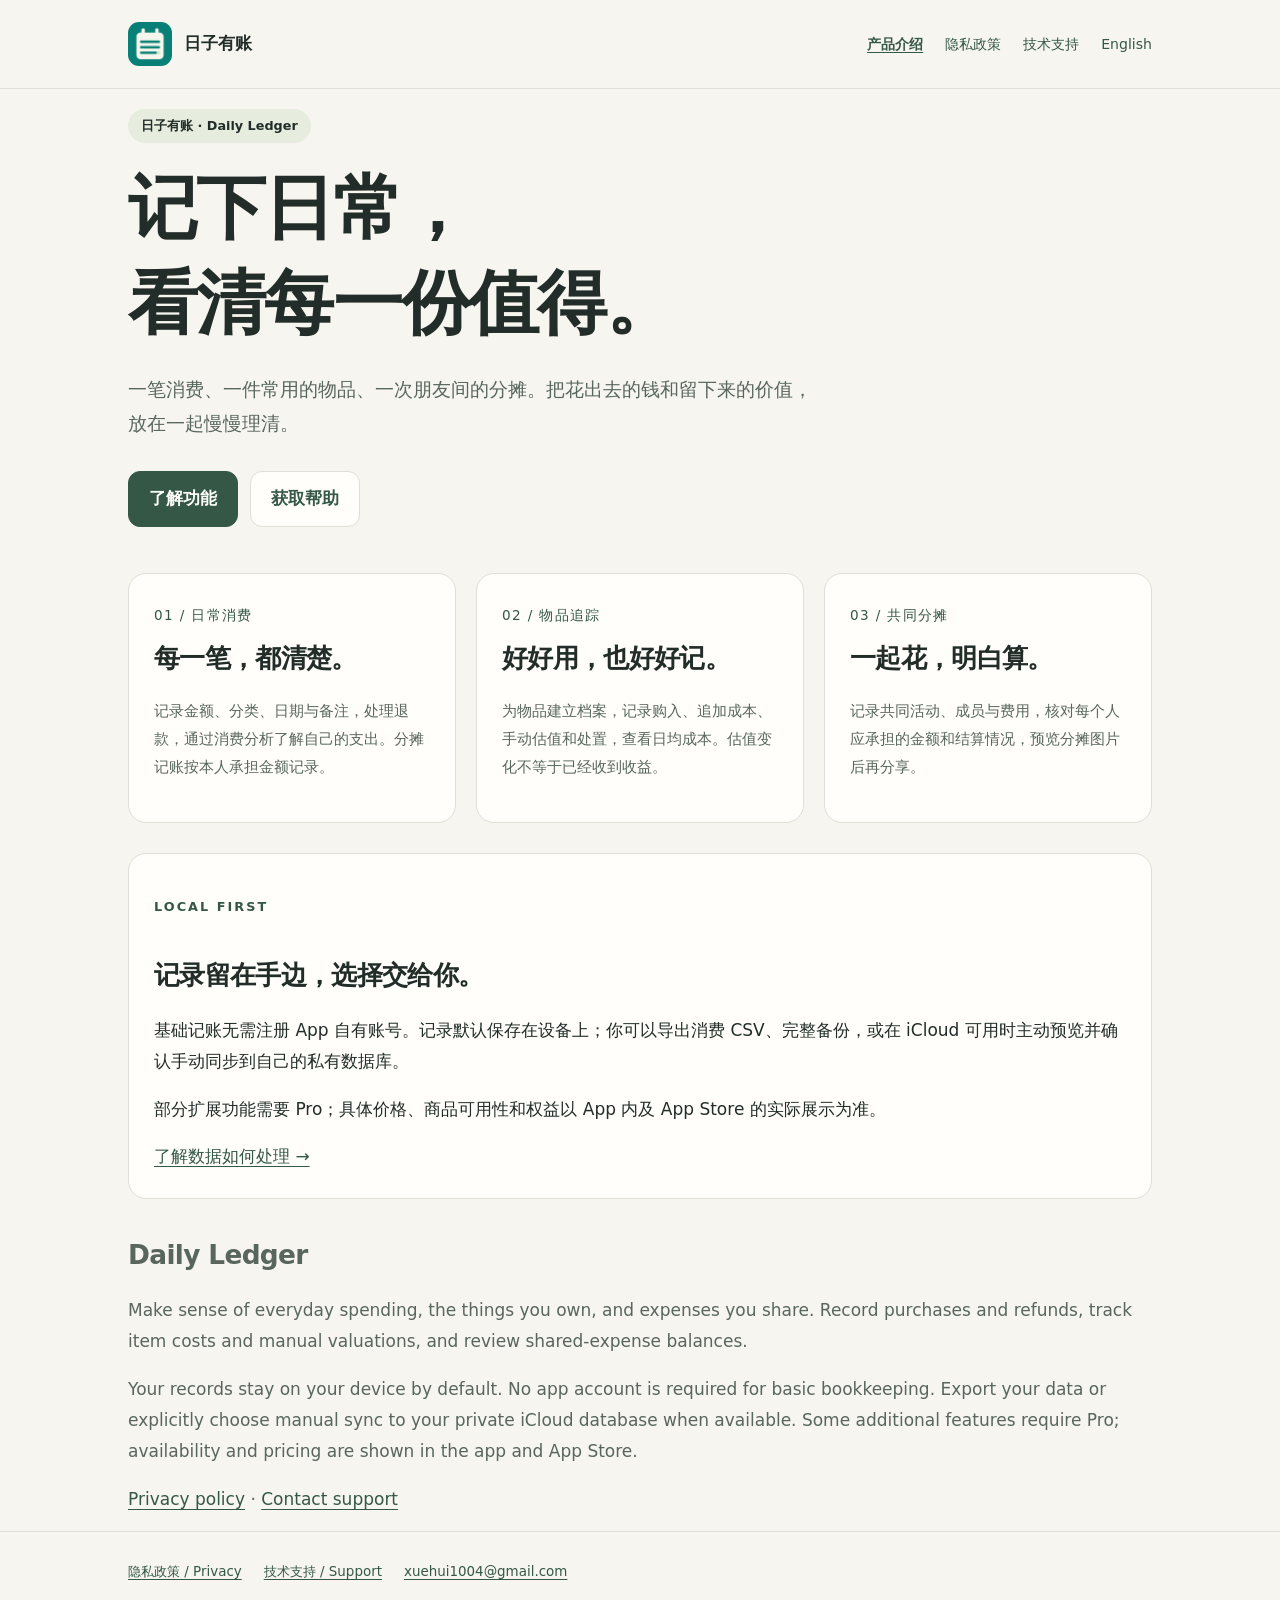
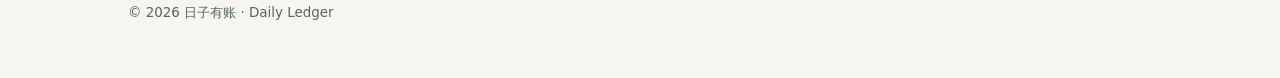
<file: index.html>
<!doctype html>
<html lang="zh-Hans">
<head>
  <meta charset="utf-8">
  <meta name="viewport" content="width=device-width,initial-scale=1">
  <meta name="description" content="日子有账（Daily Ledger），记录日常消费、追踪物品成本、理清朋友间的分摊。本地优先，由你决定导出与 iCloud 同步。">
  <title>日子有账 · Daily Ledger</title>
  <link rel="icon" href="app-icon.png">
  <link rel="stylesheet" href="styles.css">
</head>
<body>
<a class="skip" href="#main">跳到正文</a>
<header><nav class="shell nav" aria-label="主导航"><a class="brand" href="index.html"><img src="app-icon.png" alt="" width="44" height="44">日子有账</a><div class="navlinks"><a href="index.html" aria-current="page">产品介绍</a><a href="privacy.html">隐私政策</a><a href="support.html">技术支持</a><a href="#english" lang="en">English</a></div></nav></header>
<main id="main" class="shell">
  <section class="hero">
    <span class="pill">日子有账 · Daily Ledger</span>
    <h1>记下日常，<br>看清每一份值得。</h1>
    <p class="lead">一笔消费、一件常用的物品、一次朋友间的分摊。把花出去的钱和留下来的价值，放在一起慢慢理清。</p>
    <div class="actions"><a class="button primary" href="#features">了解功能</a><a class="button" href="support.html">获取帮助</a></div>
  </section>
  <section id="features" aria-label="主要功能" class="grid">
    <article class="card"><span class="number">01 / 日常消费</span><h2>每一笔，都清楚。</h2><p>记录金额、分类、日期与备注，处理退款，通过消费分析了解自己的支出。分摊记账按本人承担金额记录。</p></article>
    <article class="card"><span class="number">02 / 物品追踪</span><h2>好好用，也好好记。</h2><p>为物品建立档案，记录购入、追加成本、手动估值和处置，查看日均成本。估值变化不等于已经收到收益。</p></article>
    <article class="card"><span class="number">03 / 共同分摊</span><h2>一起花，明白算。</h2><p>记录共同活动、成员与费用，核对每个人应承担的金额和结算情况，预览分摊图片后再分享。</p></article>
  </section>
  <section class="note"><p class="eyebrow">LOCAL FIRST</p><h2>记录留在手边，选择交给你。</h2><p>基础记账无需注册 App 自有账号。记录默认保存在设备上；你可以导出消费 CSV、完整备份，或在 iCloud 可用时主动预览并确认手动同步到自己的私有数据库。</p><p>部分扩展功能需要 Pro；具体价格、商品可用性和权益以 App 内及 App Store 的实际展示为准。</p><a href="privacy.html">了解数据如何处理 →</a></section>
  <section id="english" lang="en" class="english"><h2>Daily Ledger</h2><p>Make sense of everyday spending, the things you own, and expenses you share. Record purchases and refunds, track item costs and manual valuations, and review shared-expense balances.</p><p>Your records stay on your device by default. No app account is required for basic bookkeeping. Export your data or explicitly choose manual sync to your private iCloud database when available. Some additional features require Pro; availability and pricing are shown in the app and App Store.</p><p><a href="privacy.html#english">Privacy policy</a> · <a href="support.html#english">Contact support</a></p></section>
</main>
<footer><div class="shell"><div class="footerlinks"><a href="privacy.html">隐私政策 / Privacy</a><a href="support.html">技术支持 / Support</a><a class="email" href="mailto:xuehui1004@gmail.com">xuehui1004@gmail.com</a></div><p>© 2026 日子有账 · Daily Ledger</p></div></footer>
</body>
</html>
</file>
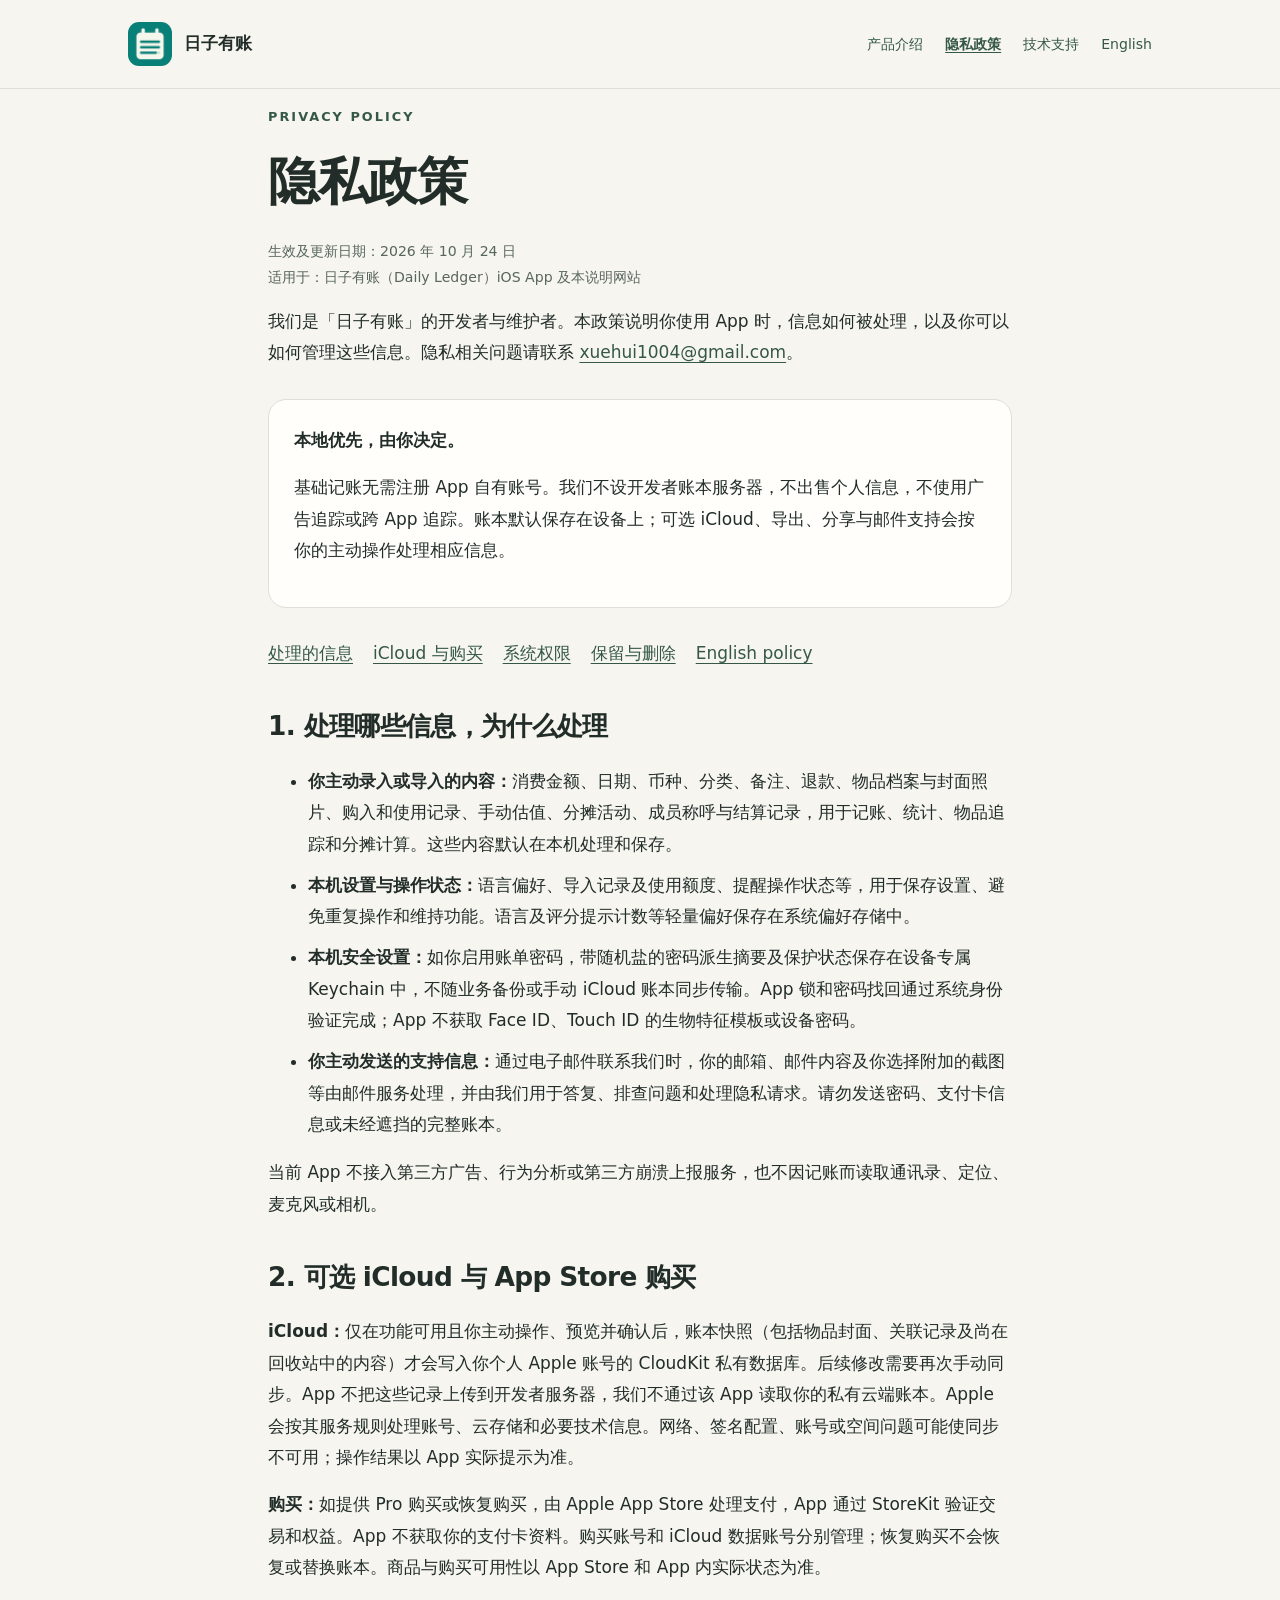
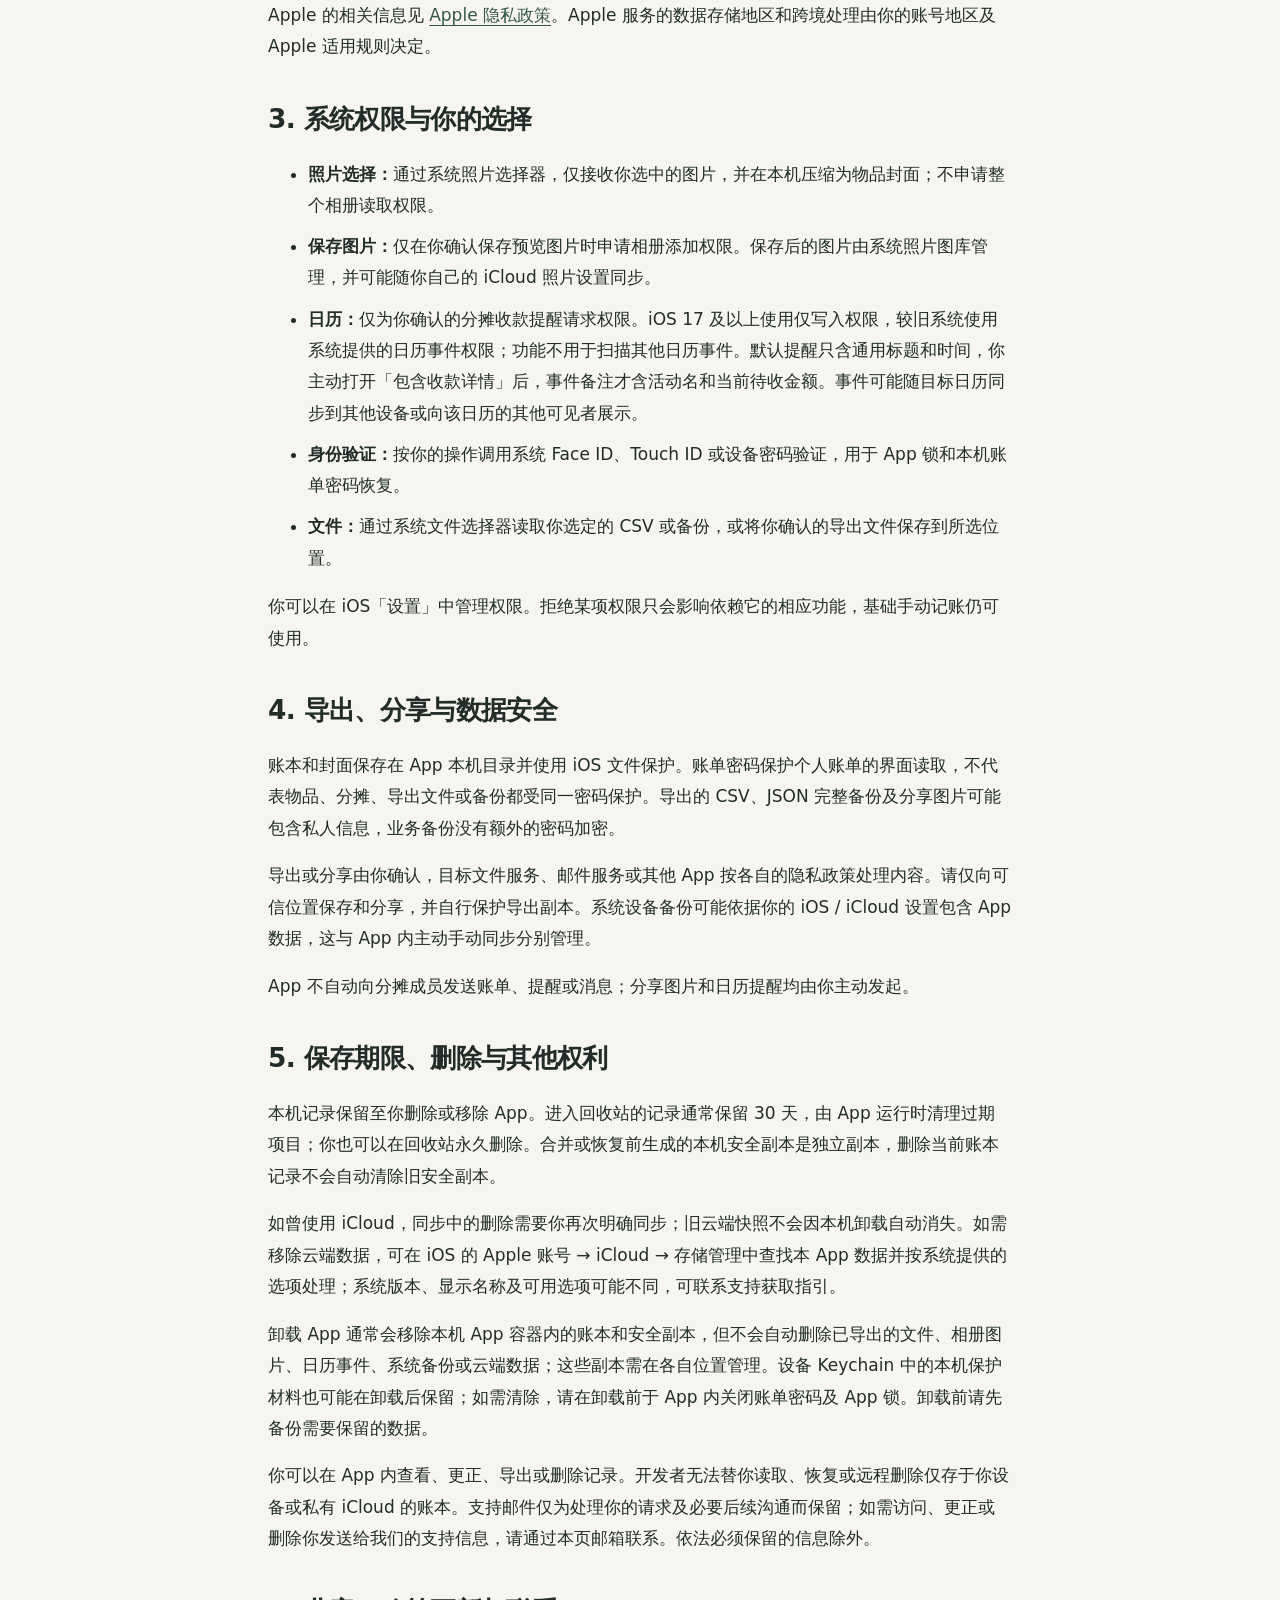
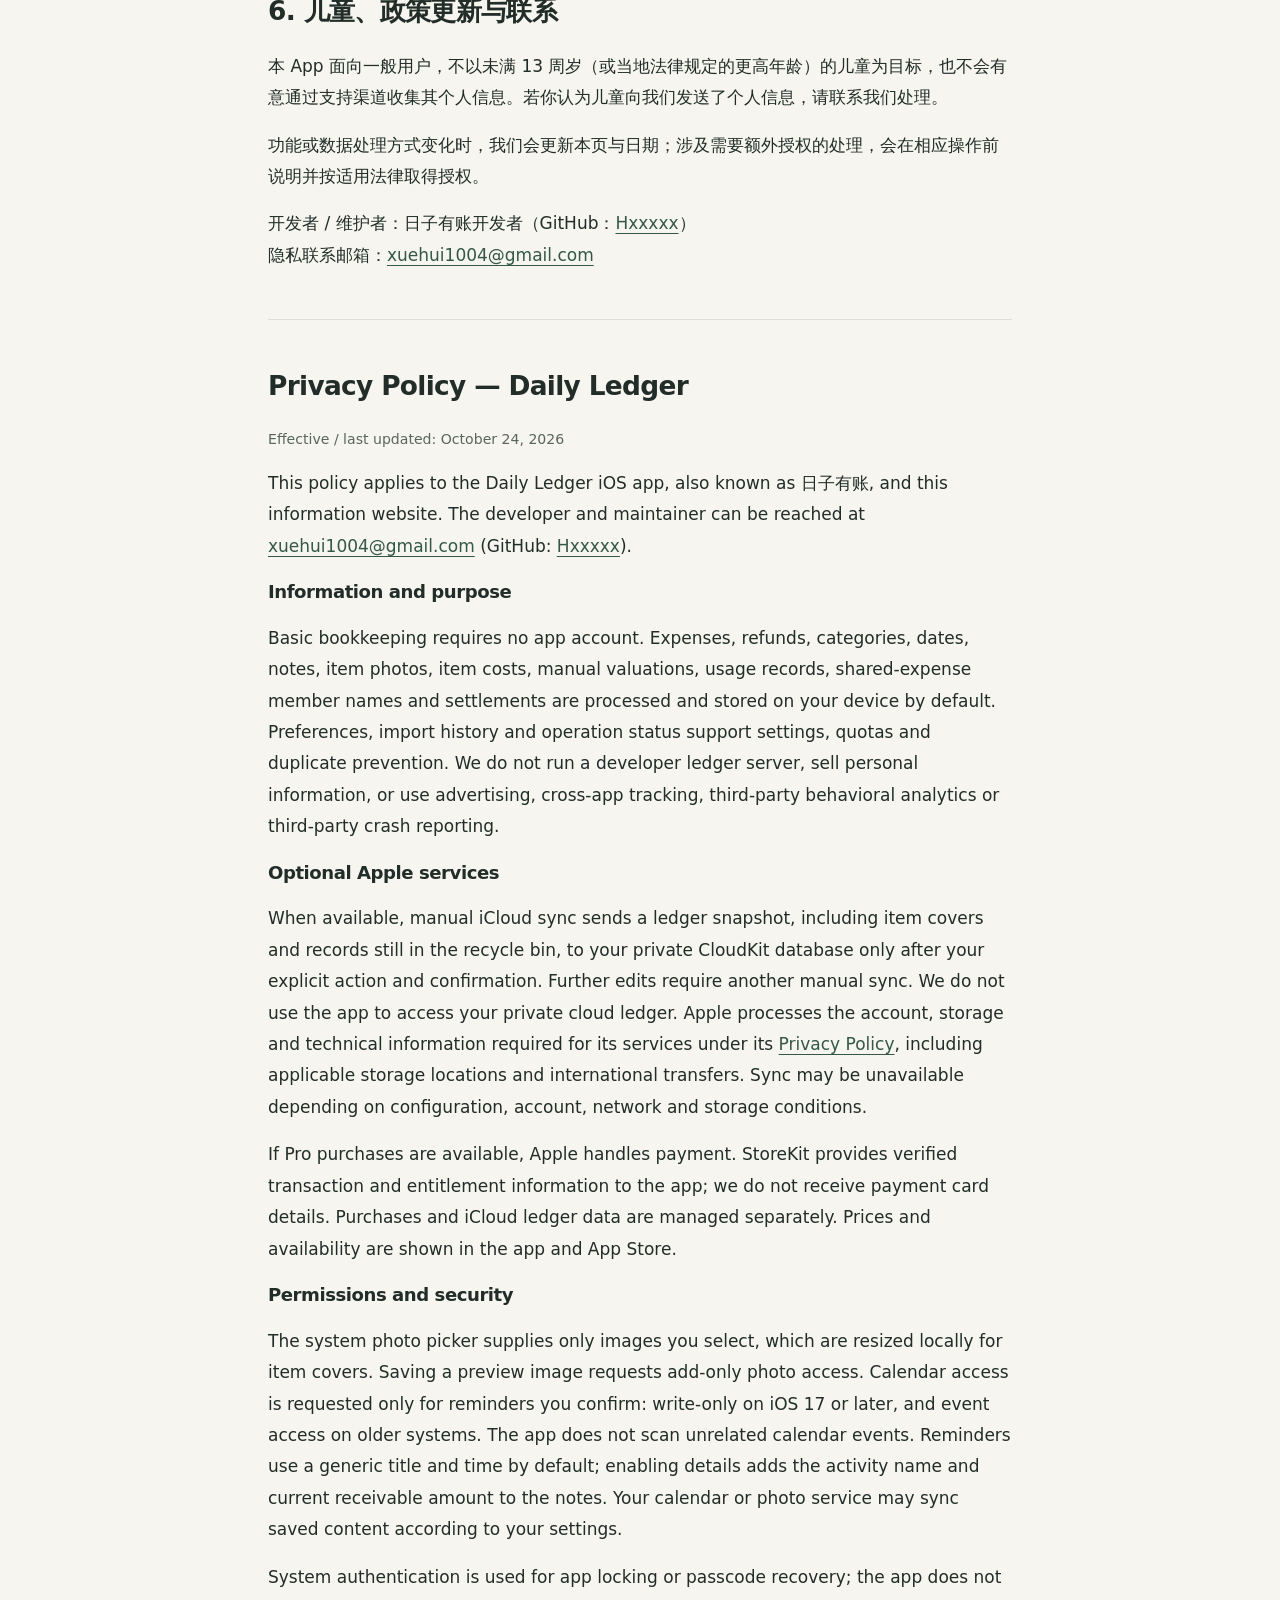
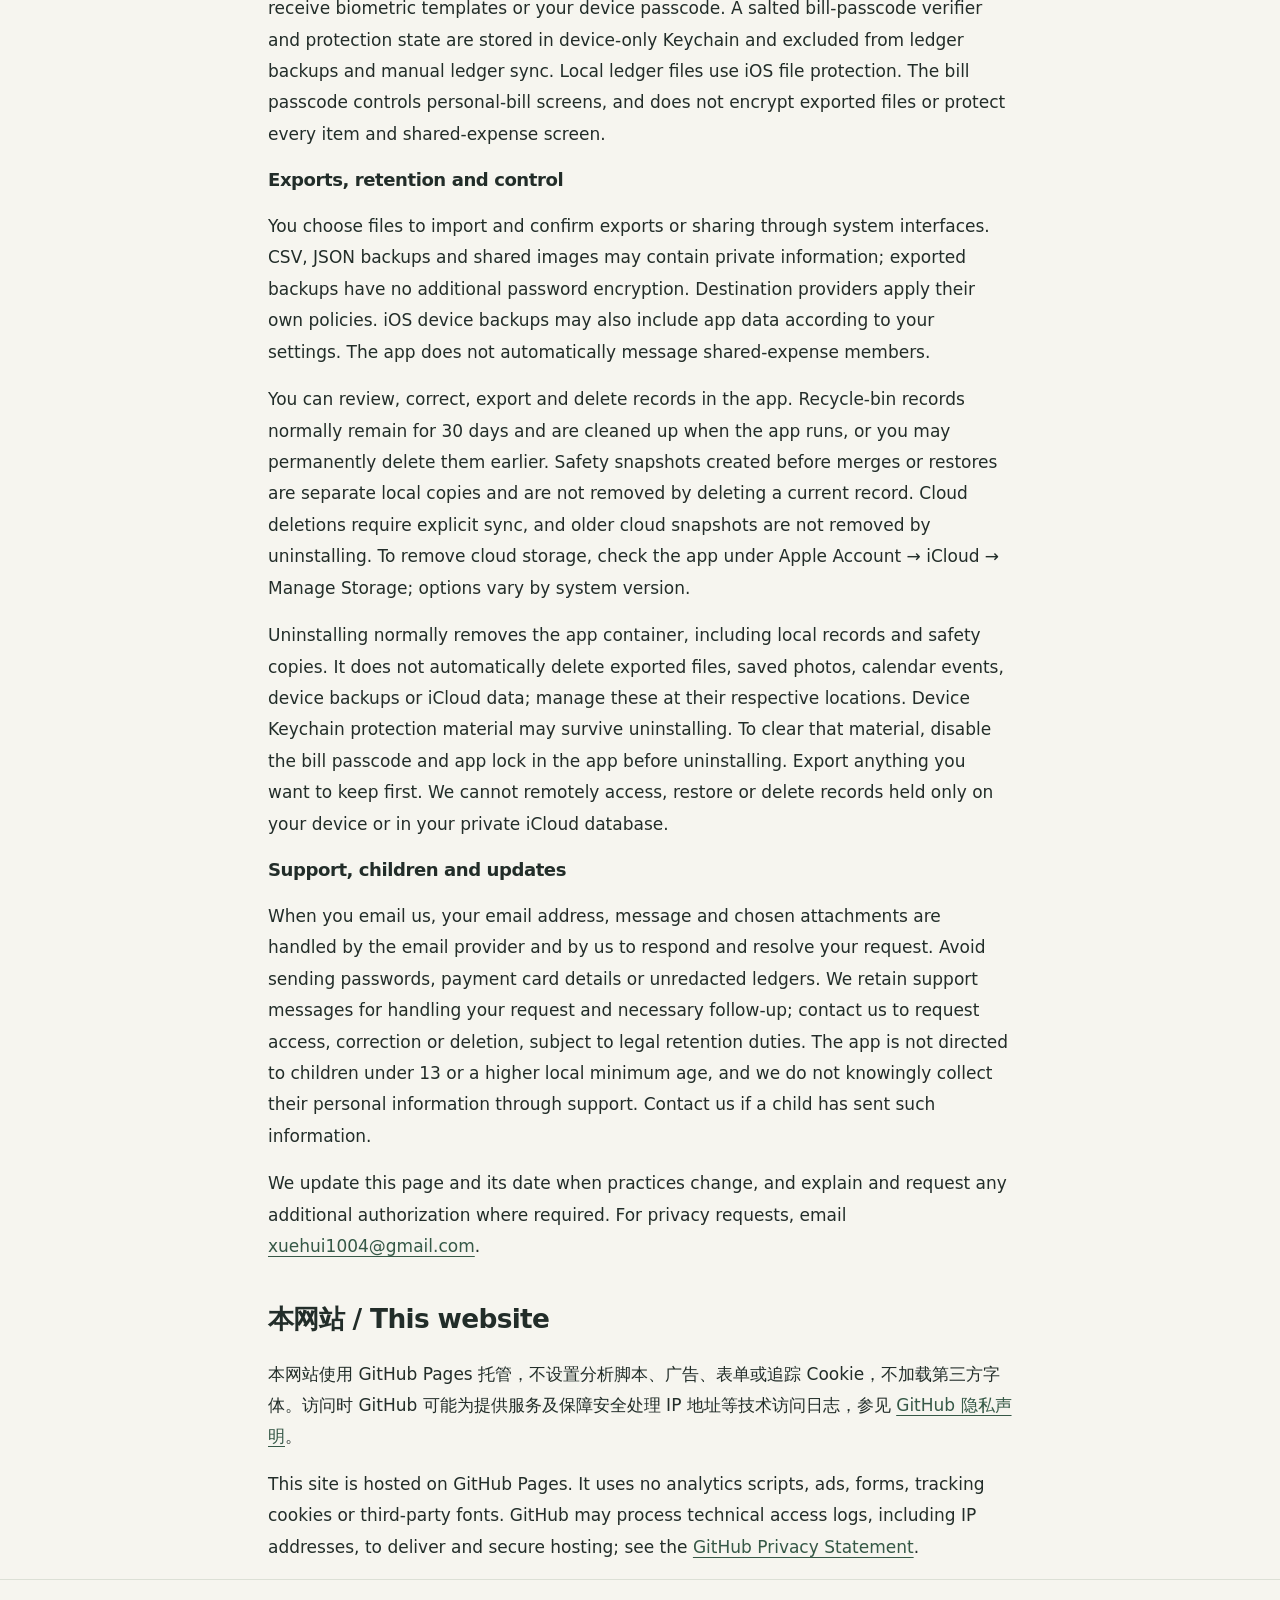
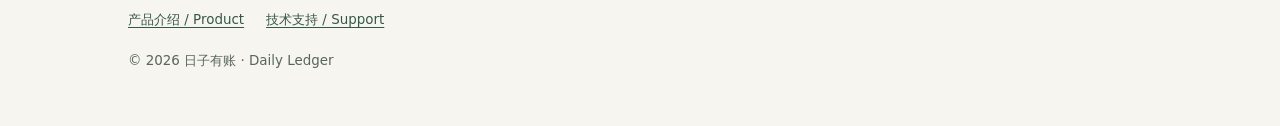
<file: privacy.html>
<!doctype html>
<html lang="zh-Hans">
<head>
  <meta charset="utf-8">
  <meta name="viewport" content="width=device-width,initial-scale=1">
  <meta name="description" content="日子有账（Daily Ledger）隐私政策：本机数据、可选 iCloud 同步、App Store 购买、照片、日历、身份验证、数据删除与联系渠道。">
  <title>隐私政策 · 日子有账 / Daily Ledger Privacy Policy</title>
  <link rel="icon" href="app-icon.png">
  <link rel="stylesheet" href="styles.css">
</head>
<body>
<a class="skip" href="#main">跳到正文</a>
<header><nav class="shell nav" aria-label="主导航"><a class="brand" href="index.html"><img src="app-icon.png" alt="" width="44" height="44">日子有账</a><div class="navlinks"><a href="index.html">产品介绍</a><a href="privacy.html" aria-current="page">隐私政策</a><a href="support.html">技术支持</a><a href="#english" lang="en">English</a></div></nav></header>
<main id="main" class="shell reading">
  <p class="eyebrow">PRIVACY POLICY</p><h1>隐私政策</h1>
  <p class="meta">生效及更新日期：2026 年 10 月 24 日<br>适用于：日子有账（Daily Ledger）iOS App 及本说明网站</p>
  <p>我们是「日子有账」的开发者与维护者。本政策说明你使用 App 时，信息如何被处理，以及你可以如何管理这些信息。隐私相关问题请联系 <a class="email" href="mailto:xuehui1004@gmail.com">xuehui1004@gmail.com</a>。</p>
  <div class="note"><strong>本地优先，由你决定。</strong><p>基础记账无需注册 App 自有账号。我们不设开发者账本服务器，不出售个人信息，不使用广告追踪或跨 App 追踪。账本默认保存在设备上；可选 iCloud、导出、分享与邮件支持会按你的主动操作处理相应信息。</p></div>
  <nav class="contents" aria-label="政策目录"><a href="#data">处理的信息</a><a href="#cloud">iCloud 与购买</a><a href="#permissions">系统权限</a><a href="#control">保留与删除</a><a href="#english" lang="en">English policy</a></nav>
  <section id="data"><h2>1. 处理哪些信息，为什么处理</h2><ul>
    <li><strong>你主动录入或导入的内容：</strong>消费金额、日期、币种、分类、备注、退款、物品档案与封面照片、购入和使用记录、手动估值、分摊活动、成员称呼与结算记录，用于记账、统计、物品追踪和分摊计算。这些内容默认在本机处理和保存。</li>
    <li><strong>本机设置与操作状态：</strong>语言偏好、导入记录及使用额度、提醒操作状态等，用于保存设置、避免重复操作和维持功能。语言及评分提示计数等轻量偏好保存在系统偏好存储中。</li>
    <li><strong>本机安全设置：</strong>如你启用账单密码，带随机盐的密码派生摘要及保护状态保存在设备专属 Keychain 中，不随业务备份或手动 iCloud 账本同步传输。App 锁和密码找回通过系统身份验证完成；App 不获取 Face ID、Touch ID 的生物特征模板或设备密码。</li>
    <li><strong>你主动发送的支持信息：</strong>通过电子邮件联系我们时，你的邮箱、邮件内容及你选择附加的截图等由邮件服务处理，并由我们用于答复、排查问题和处理隐私请求。请勿发送密码、支付卡信息或未经遮挡的完整账本。</li>
  </ul><p>当前 App 不接入第三方广告、行为分析或第三方崩溃上报服务，也不因记账而读取通讯录、定位、麦克风或相机。</p></section>
  <section id="cloud"><h2>2. 可选 iCloud 与 App Store 购买</h2><p><strong>iCloud：</strong>仅在功能可用且你主动操作、预览并确认后，账本快照（包括物品封面、关联记录及尚在回收站中的内容）才会写入你个人 Apple 账号的 CloudKit 私有数据库。后续修改需要再次手动同步。App 不把这些记录上传到开发者服务器，我们不通过该 App 读取你的私有云端账本。Apple 会按其服务规则处理账号、云存储和必要技术信息。网络、签名配置、账号或空间问题可能使同步不可用；操作结果以 App 实际提示为准。</p><p><strong>购买：</strong>如提供 Pro 购买或恢复购买，由 Apple App Store 处理支付，App 通过 StoreKit 验证交易和权益。App 不获取你的支付卡资料。购买账号和 iCloud 数据账号分别管理；恢复购买不会恢复或替换账本。商品与购买可用性以 App Store 和 App 内实际状态为准。</p><p>Apple 的相关信息见 <a href="https://www.apple.com/legal/privacy/" rel="noreferrer">Apple 隐私政策</a>。Apple 服务的数据存储地区和跨境处理由你的账号地区及 Apple 适用规则决定。</p></section>
  <section id="permissions"><h2>3. 系统权限与你的选择</h2><ul>
    <li><strong>照片选择：</strong>通过系统照片选择器，仅接收你选中的图片，并在本机压缩为物品封面；不申请整个相册读取权限。</li>
    <li><strong>保存图片：</strong>仅在你确认保存预览图片时申请相册添加权限。保存后的图片由系统照片图库管理，并可能随你自己的 iCloud 照片设置同步。</li>
    <li><strong>日历：</strong>仅为你确认的分摊收款提醒请求权限。iOS 17 及以上使用仅写入权限，较旧系统使用系统提供的日历事件权限；功能不用于扫描其他日历事件。默认提醒只含通用标题和时间，你主动打开「包含收款详情」后，事件备注才含活动名和当前待收金额。事件可能随目标日历同步到其他设备或向该日历的其他可见者展示。</li>
    <li><strong>身份验证：</strong>按你的操作调用系统 Face ID、Touch ID 或设备密码验证，用于 App 锁和本机账单密码恢复。</li>
    <li><strong>文件：</strong>通过系统文件选择器读取你选定的 CSV 或备份，或将你确认的导出文件保存到所选位置。</li>
  </ul><p>你可以在 iOS「设置」中管理权限。拒绝某项权限只会影响依赖它的相应功能，基础手动记账仍可使用。</p></section>
  <section><h2>4. 导出、分享与数据安全</h2><p>账本和封面保存在 App 本机目录并使用 iOS 文件保护。账单密码保护个人账单的界面读取，不代表物品、分摊、导出文件或备份都受同一密码保护。导出的 CSV、JSON 完整备份及分享图片可能包含私人信息，业务备份没有额外的密码加密。</p><p>导出或分享由你确认，目标文件服务、邮件服务或其他 App 按各自的隐私政策处理内容。请仅向可信位置保存和分享，并自行保护导出副本。系统设备备份可能依据你的 iOS / iCloud 设置包含 App 数据，这与 App 内主动手动同步分别管理。</p><p>App 不自动向分摊成员发送账单、提醒或消息；分享图片和日历提醒均由你主动发起。</p></section>
  <section id="control"><h2>5. 保存期限、删除与其他权利</h2><p>本机记录保留至你删除或移除 App。进入回收站的记录通常保留 30 天，由 App 运行时清理过期项目；你也可以在回收站永久删除。合并或恢复前生成的本机安全副本是独立副本，删除当前账本记录不会自动清除旧安全副本。</p><p>如曾使用 iCloud，同步中的删除需要你再次明确同步；旧云端快照不会因本机卸载自动消失。如需移除云端数据，可在 iOS 的 Apple 账号 → iCloud → 存储管理中查找本 App 数据并按系统提供的选项处理；系统版本、显示名称及可用选项可能不同，可联系支持获取指引。</p><p>卸载 App 通常会移除本机 App 容器内的账本和安全副本，但不会自动删除已导出的文件、相册图片、日历事件、系统备份或云端数据；这些副本需在各自位置管理。设备 Keychain 中的本机保护材料也可能在卸载后保留；如需清除，请在卸载前于 App 内关闭账单密码及 App 锁。卸载前请先备份需要保留的数据。</p><p>你可以在 App 内查看、更正、导出或删除记录。开发者无法替你读取、恢复或远程删除仅存于你设备或私有 iCloud 的账本。支持邮件仅为处理你的请求及必要后续沟通而保留；如需访问、更正或删除你发送给我们的支持信息，请通过本页邮箱联系。依法必须保留的信息除外。</p></section>
  <section><h2>6. 儿童、政策更新与联系</h2><p>本 App 面向一般用户，不以未满 13 周岁（或当地法律规定的更高年龄）的儿童为目标，也不会有意通过支持渠道收集其个人信息。若你认为儿童向我们发送了个人信息，请联系我们处理。</p><p>功能或数据处理方式变化时，我们会更新本页与日期；涉及需要额外授权的处理，会在相应操作前说明并按适用法律取得授权。</p><p>开发者 / 维护者：日子有账开发者（GitHub：<a href="https://github.com/Hxxxxx">Hxxxxx</a>）<br>隐私联系邮箱：<a class="email" href="mailto:xuehui1004@gmail.com">xuehui1004@gmail.com</a></p></section>
  <hr class="divider">
  <section id="english" lang="en"><h2>Privacy Policy — Daily Ledger</h2><p class="meta">Effective / last updated: October 24, 2026</p><p>This policy applies to the Daily Ledger iOS app, also known as 日子有账, and this information website. The developer and maintainer can be reached at <a class="email" href="mailto:xuehui1004@gmail.com">xuehui1004@gmail.com</a> (GitHub: <a href="https://github.com/Hxxxxx">Hxxxxx</a>).</p>
    <h3>Information and purpose</h3><p>Basic bookkeeping requires no app account. Expenses, refunds, categories, dates, notes, item photos, item costs, manual valuations, usage records, shared-expense member names and settlements are processed and stored on your device by default. Preferences, import history and operation status support settings, quotas and duplicate prevention. We do not run a developer ledger server, sell personal information, or use advertising, cross-app tracking, third-party behavioral analytics or third-party crash reporting.</p>
    <h3>Optional Apple services</h3><p>When available, manual iCloud sync sends a ledger snapshot, including item covers and records still in the recycle bin, to your private CloudKit database only after your explicit action and confirmation. Further edits require another manual sync. We do not use the app to access your private cloud ledger. Apple processes the account, storage and technical information required for its services under its <a href="https://www.apple.com/legal/privacy/" rel="noreferrer">Privacy Policy</a>, including applicable storage locations and international transfers. Sync may be unavailable depending on configuration, account, network and storage conditions.</p><p>If Pro purchases are available, Apple handles payment. StoreKit provides verified transaction and entitlement information to the app; we do not receive payment card details. Purchases and iCloud ledger data are managed separately. Prices and availability are shown in the app and App Store.</p>
    <h3>Permissions and security</h3><p>The system photo picker supplies only images you select, which are resized locally for item covers. Saving a preview image requests add-only photo access. Calendar access is requested only for reminders you confirm: write-only on iOS 17 or later, and event access on older systems. The app does not scan unrelated calendar events. Reminders use a generic title and time by default; enabling details adds the activity name and current receivable amount to the notes. Your calendar or photo service may sync saved content according to your settings.</p><p>System authentication is used for app locking or passcode recovery; the app does not receive biometric templates or your device passcode. A salted bill-passcode verifier and protection state are stored in device-only Keychain and excluded from ledger backups and manual ledger sync. Local ledger files use iOS file protection. The bill passcode controls personal-bill screens, and does not encrypt exported files or protect every item and shared-expense screen.</p>
    <h3>Exports, retention and control</h3><p>You choose files to import and confirm exports or sharing through system interfaces. CSV, JSON backups and shared images may contain private information; exported backups have no additional password encryption. Destination providers apply their own policies. iOS device backups may also include app data according to your settings. The app does not automatically message shared-expense members.</p><p>You can review, correct, export and delete records in the app. Recycle-bin records normally remain for 30 days and are cleaned up when the app runs, or you may permanently delete them earlier. Safety snapshots created before merges or restores are separate local copies and are not removed by deleting a current record. Cloud deletions require explicit sync, and older cloud snapshots are not removed by uninstalling. To remove cloud storage, check the app under Apple Account → iCloud → Manage Storage; options vary by system version.</p><p>Uninstalling normally removes the app container, including local records and safety copies. It does not automatically delete exported files, saved photos, calendar events, device backups or iCloud data; manage these at their respective locations. Device Keychain protection material may survive uninstalling. To clear that material, disable the bill passcode and app lock in the app before uninstalling. Export anything you want to keep first. We cannot remotely access, restore or delete records held only on your device or in your private iCloud database.</p>
    <h3>Support, children and updates</h3><p>When you email us, your email address, message and chosen attachments are handled by the email provider and by us to respond and resolve your request. Avoid sending passwords, payment card details or unredacted ledgers. We retain support messages for handling your request and necessary follow-up; contact us to request access, correction or deletion, subject to legal retention duties. The app is not directed to children under 13 or a higher local minimum age, and we do not knowingly collect their personal information through support. Contact us if a child has sent such information.</p><p>We update this page and its date when practices change, and explain and request any additional authorization where required. For privacy requests, email <a class="email" href="mailto:xuehui1004@gmail.com">xuehui1004@gmail.com</a>.</p>
  </section>
  <section><h2>本网站 / This website</h2><p>本网站使用 GitHub Pages 托管，不设置分析脚本、广告、表单或追踪 Cookie，不加载第三方字体。访问时 GitHub 可能为提供服务及保障安全处理 IP 地址等技术访问日志，参见 <a href="https://docs.github.com/en/site-policy/privacy-policies/github-privacy-statement" rel="noreferrer">GitHub 隐私声明</a>。</p><p lang="en">This site is hosted on GitHub Pages. It uses no analytics scripts, ads, forms, tracking cookies or third-party fonts. GitHub may process technical access logs, including IP addresses, to deliver and secure hosting; see the <a href="https://docs.github.com/en/site-policy/privacy-policies/github-privacy-statement" rel="noreferrer">GitHub Privacy Statement</a>.</p></section>
</main>
<footer><div class="shell"><div class="footerlinks"><a href="index.html">产品介绍 / Product</a><a href="support.html">技术支持 / Support</a></div><p>© 2026 日子有账 · Daily Ledger</p></div></footer>
</body>
</html>
</file>
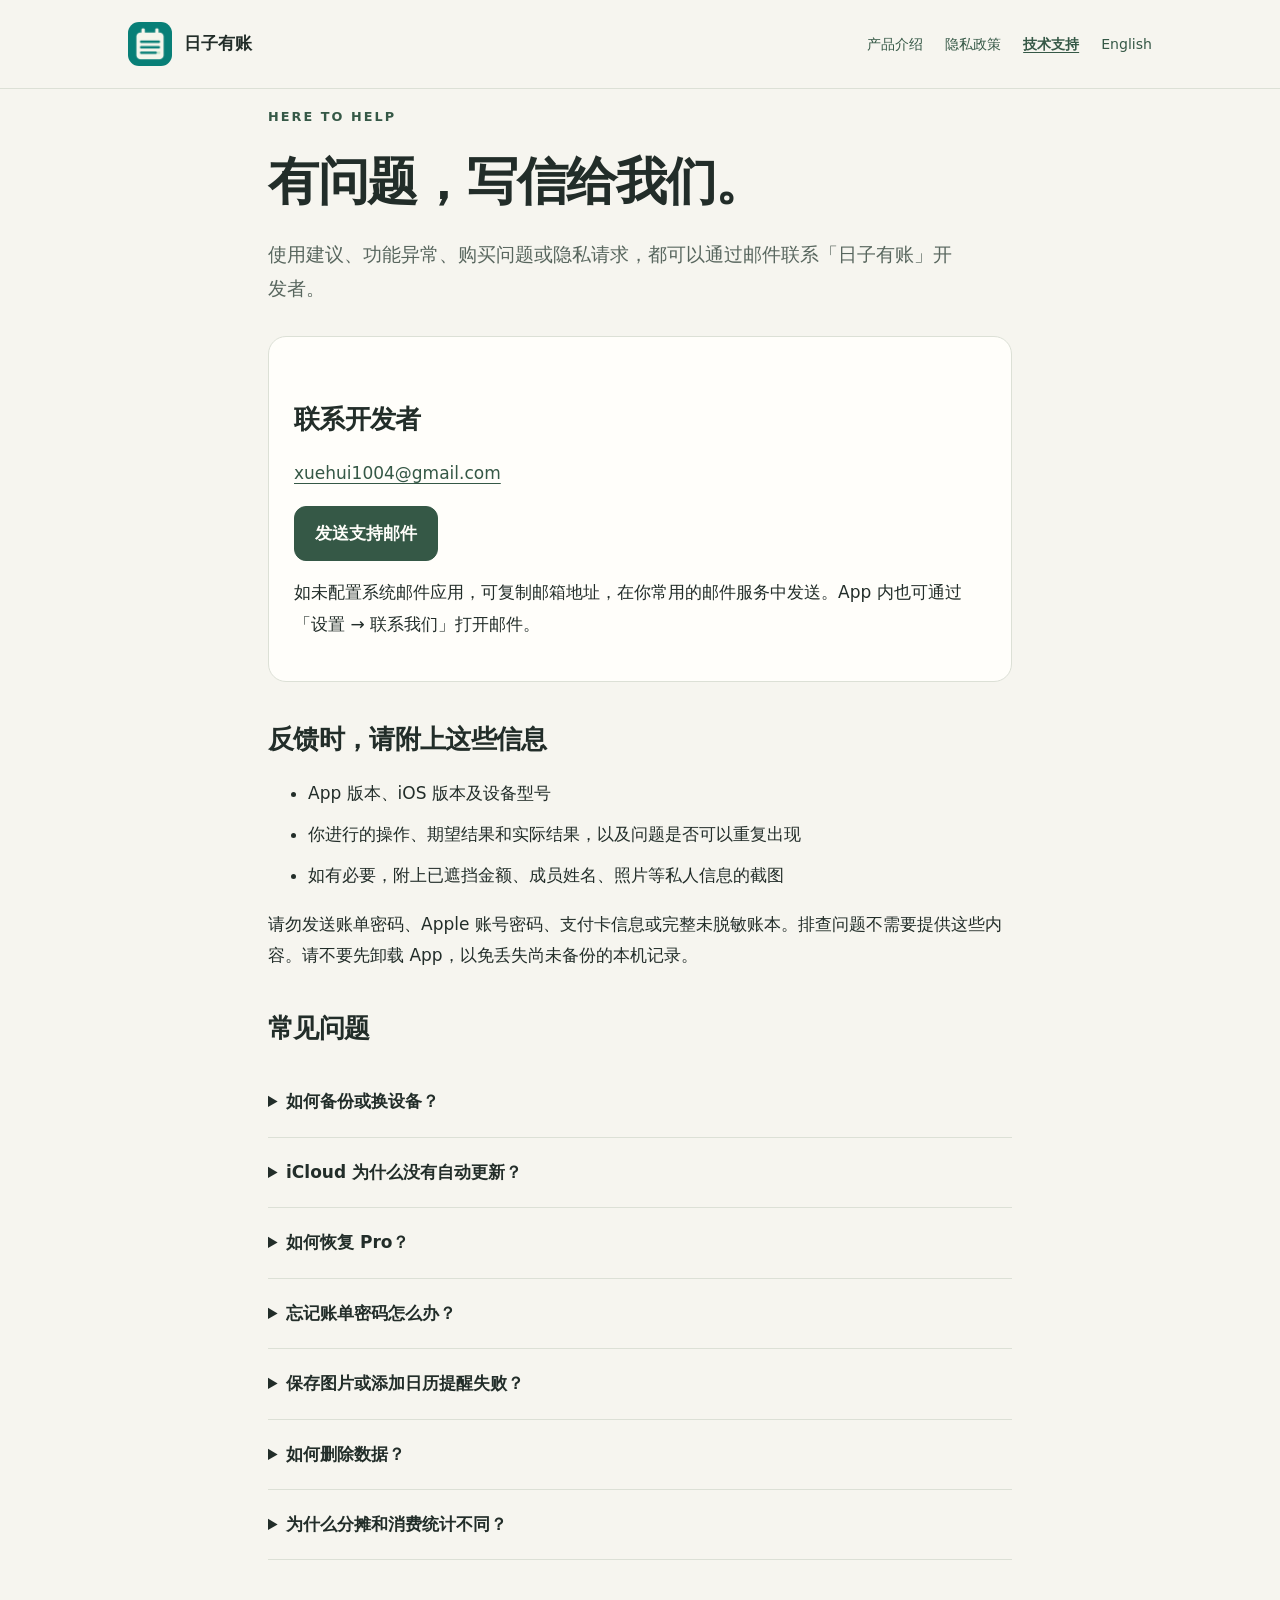
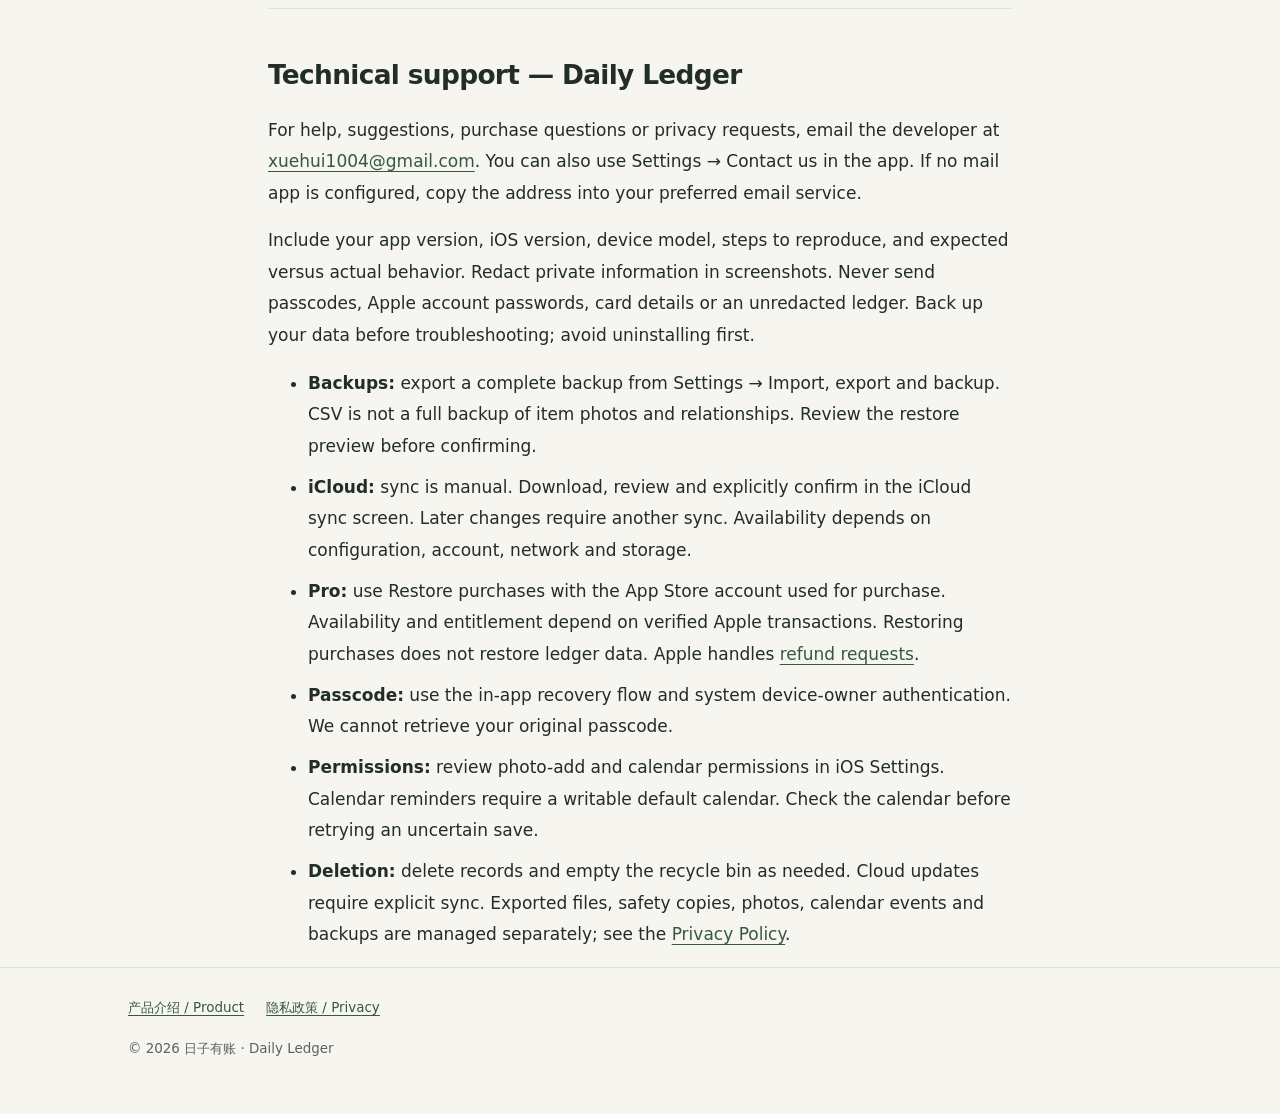
<file: support.html>
<!doctype html>
<html lang="zh-Hans">
<head>
  <meta charset="utf-8">
  <meta name="viewport" content="width=device-width,initial-scale=1">
  <meta name="description" content="日子有账（Daily Ledger）技术支持：联系开发者，获取数据备份、iCloud 手动同步、Pro 恢复购买和权限问题的帮助。">
  <title>技术支持 · 日子有账 / Daily Ledger Support</title>
  <link rel="icon" href="app-icon.png">
  <link rel="stylesheet" href="styles.css">
</head>
<body>
<a class="skip" href="#main">跳到正文</a>
<header><nav class="shell nav" aria-label="主导航"><a class="brand" href="index.html"><img src="app-icon.png" alt="" width="44" height="44">日子有账</a><div class="navlinks"><a href="index.html">产品介绍</a><a href="privacy.html">隐私政策</a><a href="support.html" aria-current="page">技术支持</a><a href="#english" lang="en">English</a></div></nav></header>
<main id="main" class="shell reading">
  <p class="eyebrow">HERE TO HELP</p><h1>有问题，写信给我们。</h1><p class="lead">使用建议、功能异常、购买问题或隐私请求，都可以通过邮件联系「日子有账」开发者。</p>
  <section class="note"><h2>联系开发者</h2><p><a class="email" href="mailto:xuehui1004@gmail.com">xuehui1004@gmail.com</a></p><a class="button primary" href="mailto:xuehui1004@gmail.com?subject=Daily%20Ledger%20Support">发送支持邮件</a><p>如未配置系统邮件应用，可复制邮箱地址，在你常用的邮件服务中发送。App 内也可通过「设置 → 联系我们」打开邮件。</p></section>
  <section><h2>反馈时，请附上这些信息</h2><ul><li>App 版本、iOS 版本及设备型号</li><li>你进行的操作、期望结果和实际结果，以及问题是否可以重复出现</li><li>如有必要，附上已遮挡金额、成员姓名、照片等私人信息的截图</li></ul><p>请勿发送账单密码、Apple 账号密码、支付卡信息或完整未脱敏账本。排查问题不需要提供这些内容。请不要先卸载 App，以免丢失尚未备份的本机记录。</p></section>
  <section><h2>常见问题</h2>
    <details><summary>如何备份或换设备？</summary><p>在「设置 → 导入、导出与备份」导出完整备份，并确认文件已保存在可信位置。新设备通过恢复入口选择文件，核对预览后再确认。消费 CSV 适合查看消费与退款，不等同于含物品照片及关联的完整备份。</p></details>
    <details><summary>iCloud 为什么没有自动更新？</summary><p>当前为手动同步。进入「设置 → iCloud 同步」，下载并核对，再确认上传或合并。后续修改需再次操作。请检查 Apple 账号、iCloud 空间和网络；配置或服务不可用时，请先导出本机完整备份，不要卸载，也不要反复用空白数据覆盖云端。</p></details>
    <details><summary>如何恢复 Pro？</summary><p>在 Pro 页面使用「恢复购买」，并确认当前 App Store 使用购买时的 Apple 账号。购买账号与 iCloud 数据账号分别管理。商品尚未配置、不可售、验证失败或未找到交易时，App 不会显示已解锁。恢复购买不会恢复账本。退款申请由 Apple 处理，可访问 <a href="https://reportaproblem.apple.com/" rel="noreferrer">Apple 问题报告</a>。</p></details>
    <details><summary>忘记账单密码怎么办？</summary><p>使用 App 的忘记密码入口，通过系统设备所有者验证后按提示重设。开发者无法读取或代为找回原密码；请不要将密码发给支持邮箱。本机账单密码不会随业务备份或手动 iCloud 账本同步到新设备。</p></details>
    <details><summary>保存图片或添加日历提醒失败？</summary><p>前往 iOS「设置」检查本 App 的照片添加和日历权限；日历还需要存在可写的默认日历。若上次添加结果待确认，请先检查系统日历，再在 App 中标记结果，以免重复创建。拒绝这些权限不会影响基础记账。</p></details>
    <details><summary>如何删除数据？</summary><p>在 App 内删除记录后，可在回收站永久删除。若曾使用 iCloud，云端更新还需再次明确同步。安全副本、导出文件、照片、日历、系统备份和云端数据分别管理，卸载 App 不会自动清除这些副本。详细范围和操作见 <a href="privacy.html#control">数据保留与删除</a>。</p></details>
    <details><summary>为什么分摊和消费统计不同？</summary><p>个人消费按本人承担金额记录，分摊活动同时保留所有成员的费用和结算信息。结算不是一笔新的消费，物品估值变化也不等于现金收入。请先核对是否已经确认记入账单，以及退款是否已记录。</p></details>
  </section>
  <hr class="divider">
  <section id="english" lang="en"><h2>Technical support — Daily Ledger</h2><p>For help, suggestions, purchase questions or privacy requests, email the developer at <a class="email" href="mailto:xuehui1004@gmail.com?subject=Daily%20Ledger%20Support">xuehui1004@gmail.com</a>. You can also use Settings → Contact us in the app. If no mail app is configured, copy the address into your preferred email service.</p><p>Include your app version, iOS version, device model, steps to reproduce, and expected versus actual behavior. Redact private information in screenshots. Never send passcodes, Apple account passwords, card details or an unredacted ledger. Back up your data before troubleshooting; avoid uninstalling first.</p><ul>
    <li><strong>Backups:</strong> export a complete backup from Settings → Import, export and backup. CSV is not a full backup of item photos and relationships. Review the restore preview before confirming.</li>
    <li><strong>iCloud:</strong> sync is manual. Download, review and explicitly confirm in the iCloud sync screen. Later changes require another sync. Availability depends on configuration, account, network and storage.</li>
    <li><strong>Pro:</strong> use Restore purchases with the App Store account used for purchase. Availability and entitlement depend on verified Apple transactions. Restoring purchases does not restore ledger data. Apple handles <a href="https://reportaproblem.apple.com/" rel="noreferrer">refund requests</a>.</li>
    <li><strong>Passcode:</strong> use the in-app recovery flow and system device-owner authentication. We cannot retrieve your original passcode.</li>
    <li><strong>Permissions:</strong> review photo-add and calendar permissions in iOS Settings. Calendar reminders require a writable default calendar. Check the calendar before retrying an uncertain save.</li>
    <li><strong>Deletion:</strong> delete records and empty the recycle bin as needed. Cloud updates require explicit sync. Exported files, safety copies, photos, calendar events and backups are managed separately; see the <a href="privacy.html#english">Privacy Policy</a>.</li>
  </ul></section>
</main>
<footer><div class="shell"><div class="footerlinks"><a href="index.html">产品介绍 / Product</a><a href="privacy.html">隐私政策 / Privacy</a></div><p>© 2026 日子有账 · Daily Ledger</p></div></footer>
</body>
</html>
</file>
<file: styles.css>
:root{color-scheme:light dark;--bg:#f6f5ef;--card:#fffefa;--ink:#222d29;--muted:#58665e;--line:#dce0d6;--accent:#355846;--soft:#e6edde}*{box-sizing:border-box}html{scroll-behavior:smooth;scroll-padding-top:6rem}body{margin:0;background:var(--bg);color:var(--ink);font:17px/1.85 system-ui,-apple-system,BlinkMacSystemFont,"Segoe UI",sans-serif;-webkit-text-size-adjust:100%}a{color:var(--accent);text-underline-offset:.22em}a:hover{text-decoration-thickness:2px}a:focus-visible,summary:focus-visible{outline:3px solid var(--accent);outline-offset:5px;border-radius:4px}.skip{position:absolute;top:-100px;left:1rem;padding:.6rem 1rem;background:var(--card);z-index:2}.skip:focus{top:.5rem}.shell{max-width:1080px;margin:auto;padding:0 28px}header{border-bottom:1px solid var(--line)}.nav{display:flex;align-items:center;justify-content:space-between;gap:20px;padding-top:22px;padding-bottom:22px}.brand{display:flex;align-items:center;gap:12px;font-weight:700;text-decoration:none;color:var(--ink)}.brand img{width:44px;height:44px;border-radius:11px}.navlinks{display:flex;flex-wrap:wrap;gap:12px 22px;font-size:.88rem}.navlinks a{text-decoration:none}.navlinks a[aria-current=page]{text-decoration:underline;font-weight:700}main{padding-top:58px;padding-bottom:72px}.eyebrow{color:var(--accent);font-size:.8rem;letter-spacing:.16em;font-weight:700}h1,h2,h3{line-height:1.35;letter-spacing:-.025em}h1{font-size:clamp(2.2rem,6vw,4.4rem);margin:18px 0 22px}h2{font-size:1.65rem;margin-top:2.4rem}h3{font-size:1.13rem}p{margin:1rem 0}.lead{font-size:1.16rem;color:var(--muted);max-width:690px}.hero{padding:20px 0 46px;max-width:840px}.pill{display:inline-block;padding:5px 13px;border-radius:30px;background:var(--soft);font-size:.8rem;font-weight:600}.actions{display:flex;flex-wrap:wrap;gap:12px;margin-top:30px}.button{display:inline-block;border:1px solid var(--line);padding:11px 20px;border-radius:12px;background:var(--card);text-decoration:none;font-weight:600}.button.primary{background:var(--accent);color:var(--card);border-color:var(--accent)}.grid{display:grid;grid-template-columns:repeat(3,minmax(0,1fr));gap:20px}.card,.note{background:var(--card);border:1px solid var(--line);border-radius:18px;padding:25px}.card h2,.card h3{margin-top:10px}.card p{color:var(--muted);font-size:.94rem}.number{font-variant-numeric:tabular-nums;color:var(--accent);font-size:.85rem;letter-spacing:.1em}.note{margin:30px 0}.reading{max-width:800px}.reading h1{font-size:clamp(2.1rem,5vw,3.2rem)}.meta{color:var(--muted);font-size:.88rem}.contents{display:flex;gap:10px 20px;flex-wrap:wrap;margin:24px 0 36px}.divider{border:0;border-top:1px solid var(--line);margin:48px 0}li{margin:.6rem 0}details{border-bottom:1px solid var(--line);padding:19px 0}summary{cursor:pointer;font-weight:650;padding-right:16px}details p{color:var(--muted)}footer{border-top:1px solid var(--line);color:var(--muted);font-size:.84rem;padding:28px 0 36px}.footerlinks{display:flex;flex-wrap:wrap;gap:10px 22px}.email{overflow-wrap:anywhere}.english{color:var(--muted)}@media(max-width:720px){.shell{padding-left:20px;padding-right:20px}.nav{align-items:flex-start;flex-direction:column;gap:14px}.navlinks{gap:12px 20px}main{padding-top:32px}.hero{padding-top:8px}.grid{grid-template-columns:1fr}.card{padding:22px}.reading h2{font-size:1.4rem}}@media(prefers-color-scheme:dark){:root{--bg:#18211c;--card:#202c24;--ink:#f0f3eb;--muted:#b4c1b5;--line:#39483c;--accent:#b9d7b1;--soft:#2d4131}.button.primary{color:#18211c}.brand img{border:1px solid var(--line)}}@media(prefers-reduced-motion:reduce){html{scroll-behavior:auto}}
</file>
